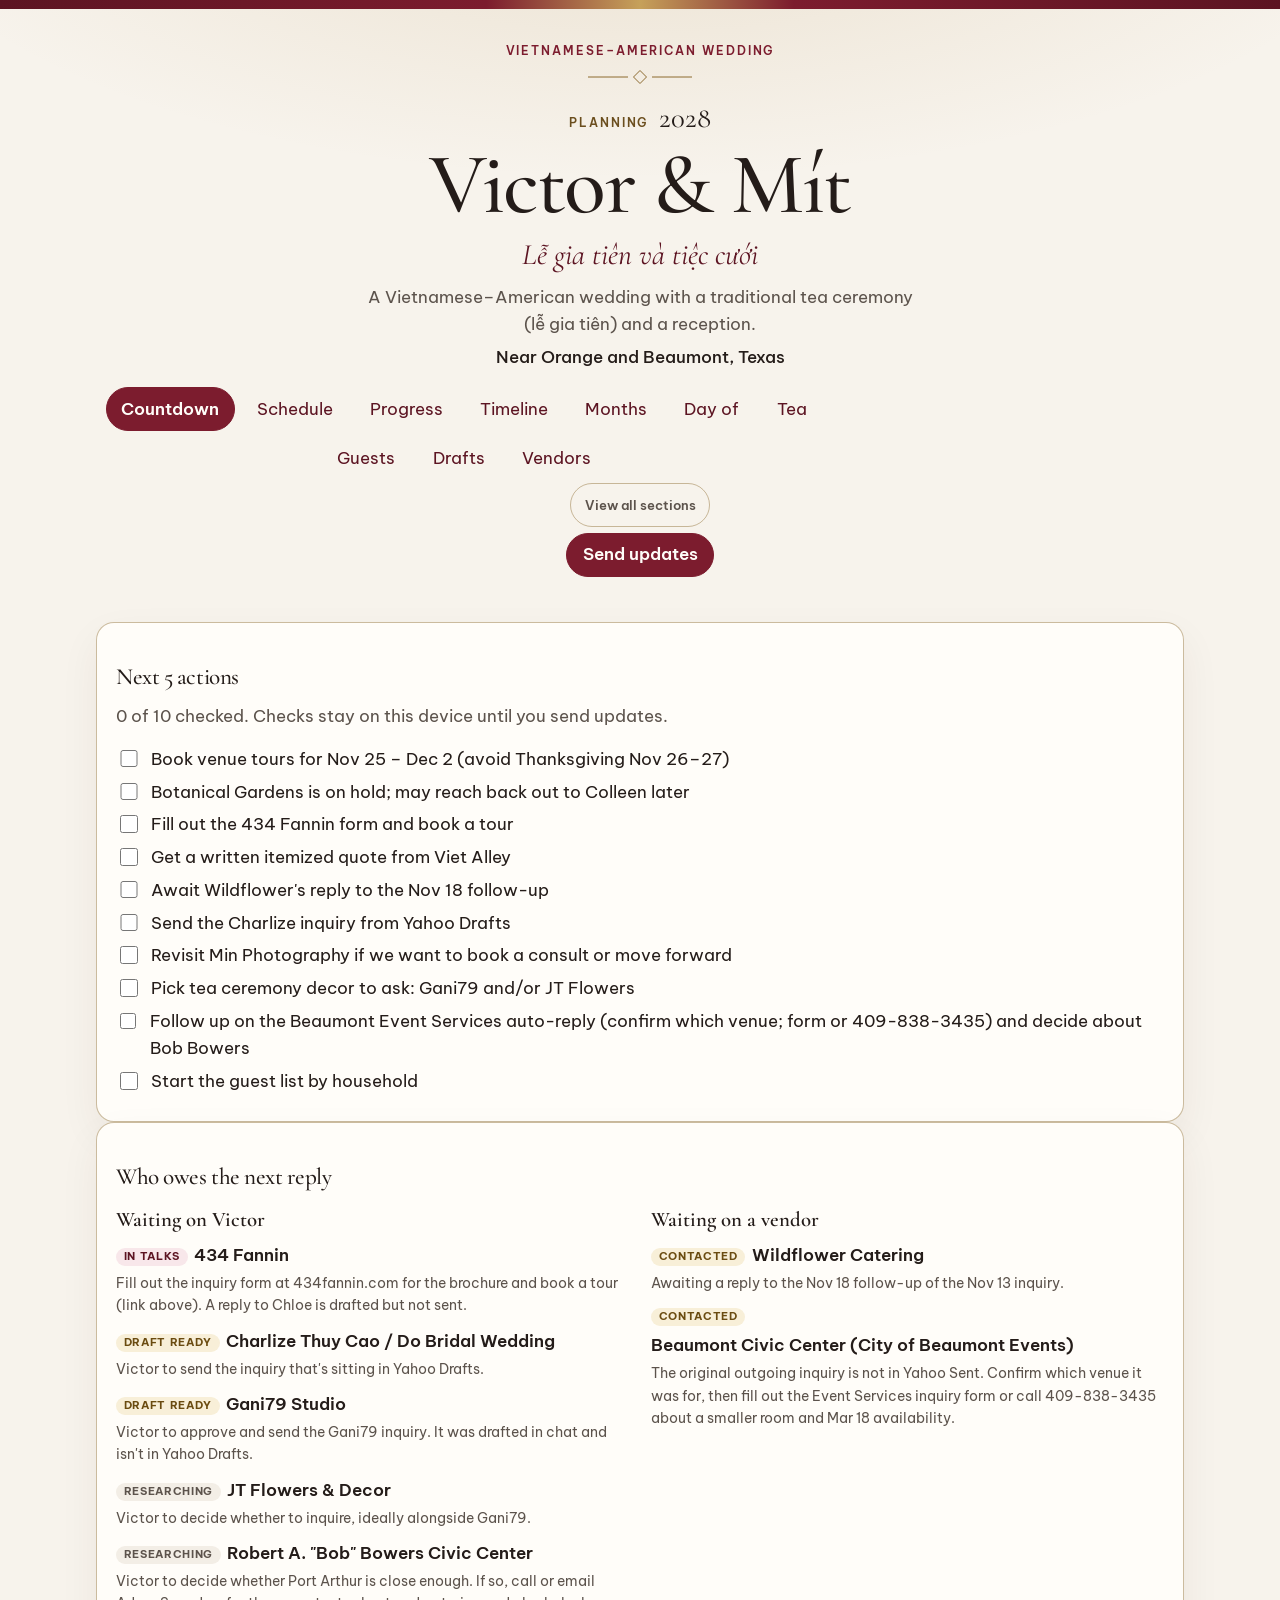
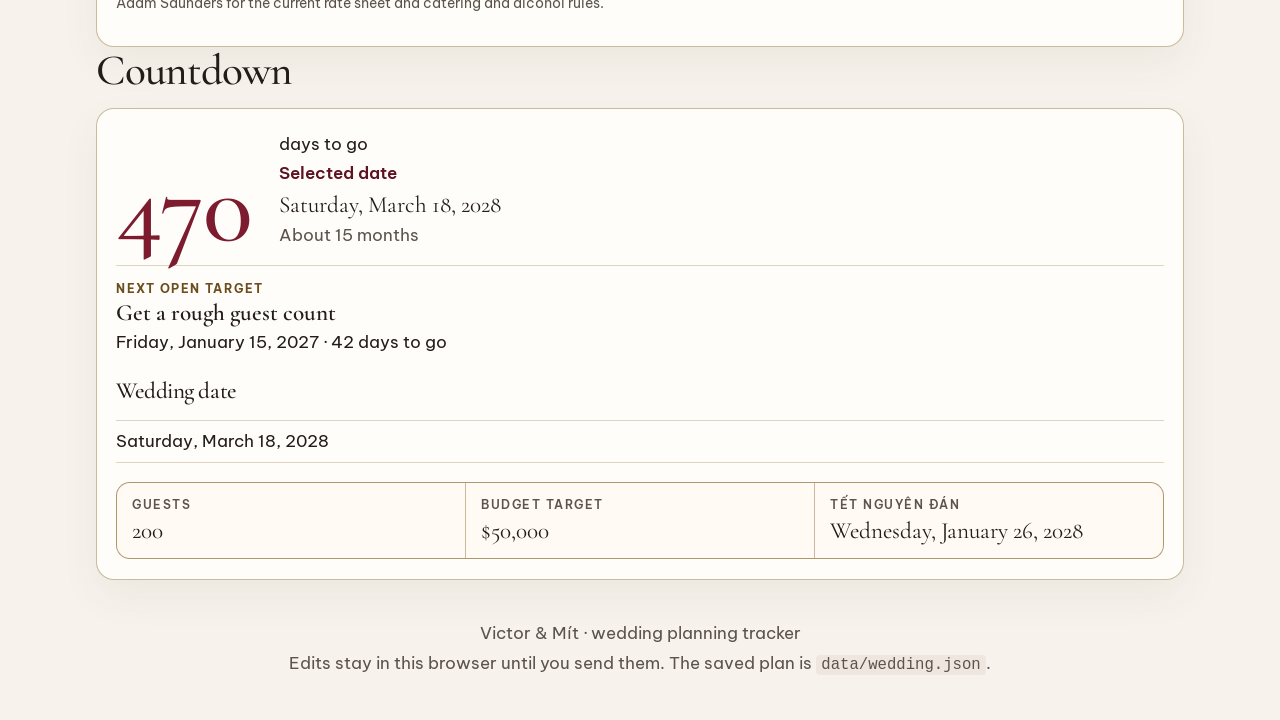
<file: index.html>
<!DOCTYPE html>
<html lang="en">
<head>
  <meta charset="utf-8">
  <meta name="viewport" content="width=device-width, initial-scale=1">
  <title>Victor &amp; Mít · Wedding plans</title>
  <meta name="description" content="Planning tracker for a Vietnamese–American wedding: a tea ceremony (lễ gia tiên) and a reception near Orange and Beaumont, Texas.">
  <meta name="theme-color" content="#7C1C2E">
  <link rel="icon" href="favicon.svg" type="image/svg+xml">
  <link rel="preconnect" href="https://fonts.googleapis.com">
  <link rel="preconnect" href="https://fonts.gstatic.com" crossorigin>
  <link href="https://fonts.googleapis.com/css2?family=Be+Vietnam+Pro:ital,wght@0,400;0,500;0,600;0,700;1,400&family=Cormorant+Garamond:ital,wght@0,500;0,600;1,500;1,600&display=swap" rel="stylesheet">
  <link rel="stylesheet" href="styles.css">
</head>
<body>
  <a class="skip-link" href="#content">Skip to content</a>
  <header class="site-header">
    <div class="wrap">
      <p class="eyebrow">Vietnamese–American wedding</p>
      <div class="ornament" aria-hidden="true">
        <svg viewBox="0 0 120 16" width="120" height="16">
          <path d="M8 8h40M72 8h40" stroke="currentColor" stroke-width="1"/>
          <path d="M60 1.5 66.5 8 60 14.5 53.5 8Z" fill="none" stroke="currentColor" stroke-width="1"/>
        </svg>
      </div>
      <p class="plan-year"><span class="plan-kicker">Planning</span> <span id="plan-year">2028</span></p>
      <h1 id="couple-name">Victor &amp; Mít</h1>
      <p class="vi-line" id="vi-line" lang="vi">Lễ gia tiên và tiệc cưới</p>
      <p class="celebration" id="celebration">A Vietnamese–American wedding with a traditional tea ceremony (lễ gia tiên) and a reception.</p>
      <p class="place" id="place">Near Orange and Beaumont, Texas</p>
      <nav class="toc" aria-label="Sections">
        <a href="#overview">Countdown</a>
        <a href="#schedule">Schedule</a>
        <a href="#progress">Progress</a>
        <a href="#timeline">Timeline</a>
        <a href="#months">Months</a>
        <a href="#dayof">Day of</a>
        <a href="#ceremony">Tea</a>
        <a href="#guests">Guests</a>
        <a href="#outreach">Drafts</a>
        <a href="#vendors">Vendors</a>
      </nav>
      <p class="view-all-row">
        <button type="button" id="view-all" class="view-all">View all sections</button>
      </p>
      <div id="mount-send" class="send-row"></div>
    </div>
  </header>

  <main class="wrap" id="content" tabindex="-1">
    <noscript>
      <style>#how[hidden] { display: block !important; }</style>
      <p class="banner">JavaScript is off, so this page cannot read <code>data/wedding.json</code>. Turn it on, or edit that file directly. The names above are the copy baked into this HTML; the checklist itself lives in the JSON file.</p>
    </noscript>
    <p id="app-status" class="banner" role="status">Loading the plan from <code>data/wedding.json</code>…</p>
    <div id="warnings"></div>
    <div id="mount-overview" class="section-mount"></div>
    <div id="mount-schedule" class="section-mount"></div>
    <div id="mount-progress" class="section-mount"></div>
    <div id="mount-timeline" class="section-mount"></div>
    <div id="mount-months" class="section-mount"></div>
    <div id="mount-dayof" class="section-mount"></div>
    <div id="mount-ceremony" class="section-mount"></div>
    <div id="mount-guests" class="section-mount"></div>
    <div id="mount-outreach" class="section-mount"></div>
    <div id="mount-vendors" class="section-mount"></div>

    <section class="section panel how-to" id="how" hidden aria-labelledby="how-heading">
      <h2 id="how-heading">How status is saved</h2>
      <p>The saved plan is <code>data/wedding.json</code> on the <code>main</code> branch. Edits you make on this page stay in this browser until you send them.</p>
      <p><strong>Send updates</strong> opens a GitHub issue with a summary and a JSON block. An assistant merges that JSON into the file, then you choose <strong>Reset local edits</strong>. The format is in <a href="docs/UPDATES.md">docs/UPDATES.md</a>.</p>
      <p>Field-by-field instructions, including how to turn on GitHub Pages, are in the <a href="https://github.com/victorv83/Wedding-Planner/blob/main/README.md">README on GitHub</a>.</p>
    </section>
  </main>

  <footer class="site-footer">
    <div class="wrap">
      <p id="footer-line">Victor &amp; Mít · wedding planning tracker</p>
      <p>Edits stay in this browser until you send them. The saved plan is <code>data/wedding.json</code>.</p>
    </div>
  </footer>

  <div id="dialog-root"></div>
  <script type="module" src="app.js"></script>
</body>
</html>
</file>
<file: styles.css>
:root {
  color-scheme: light;
  --ivory: #f7f3ec;
  --paper: #fffdf9;
  --ink: #241c19;
  --ink-soft: #5c534c;
  --lacquer: #7c1c2e;
  --lacquer-deep: #5c1422;
  --gold: #8c6a2f;
  --gold-text: #6b4e1e;
  --gold-line: rgba(140, 106, 47, 0.45);
  --done: #1d5c45;
  --done-bg: #e7f3ee;
  --progress: #6a4b10;
  --progress-bg: #f8efd8;
  --todo-bg: #f3eee6;
  --overdue-bg: #fbecee;
  --shadow: 0 16px 40px rgba(70, 32, 24, 0.06);
  --serif: "Cormorant Garamond", "Palatino Linotype", Palatino, "Times New Roman", serif;
  --sans: "Be Vietnam Pro", "Noto Sans", "Segoe UI", sans-serif;
  --mono: ui-monospace, "SFMono-Regular", Menlo, Consolas, monospace;
}

*,
*::before,
*::after {
  box-sizing: border-box;
}

html {
  scroll-behavior: smooth;
}

body {
  margin: 0;
  background:
    radial-gradient(ellipse 80rem 32rem at 50% -8rem, rgba(176, 137, 72, 0.18), transparent 60%),
    var(--ivory);
  color: var(--ink);
  font-family: var(--sans);
  font-size: 1.0625rem;
  line-height: 1.6;
}

body::before {
  content: "";
  display: block;
  height: 0.55rem;
  background: linear-gradient(90deg, #5c1422, #7c1c2e 38%, #c6a15a 50%, #7c1c2e 62%, #5c1422);
}

img,
svg {
  max-width: 100%;
}

:focus-visible {
  outline: 3px solid var(--ink);
  outline-offset: 3px;
  box-shadow: 0 0 0 6px var(--paper);
}

::selection {
  background: #f0d5c8;
  color: var(--ink);
}

.skip-link {
  position: absolute;
  left: 0.75rem;
  top: -4rem;
  z-index: 5;
  background: var(--paper);
  color: var(--ink);
  padding: 0.55rem 0.85rem;
  border-radius: 8px;
  border: 1px solid var(--gold-line);
}

.skip-link:focus {
  top: 0.75rem;
}

.wrap {
  width: min(68rem, calc(100% - 2rem));
  margin-inline: auto;
}

.site-header {
  text-align: center;
  padding: 2rem 0 0.5rem;
}

.eyebrow,
.plan-kicker,
.kicker,
.section-label {
  letter-spacing: 0.16em;
  text-transform: uppercase;
  font-size: 0.75rem;
  font-weight: 600;
}

.eyebrow {
  margin: 0;
  color: var(--lacquer);
}

.ornament {
  color: var(--gold);
  margin: 0.35rem 0 0.15rem;
}

.plan-year {
  margin: 0;
  font-family: var(--serif);
  font-size: 1.35rem;
  color: var(--ink-soft);
}

.plan-kicker {
  font-family: var(--sans);
  color: var(--gold-text);
  margin-right: 0.35rem;
}

#plan-year {
  font-size: 1.8rem;
  color: var(--ink);
}

h1,
h2,
h3,
.percent,
.days-number {
  font-family: var(--serif);
  font-weight: 500;
  letter-spacing: -0.02em;
}

h1 {
  margin: 0.15rem 0 0.2rem;
  font-size: clamp(3rem, 8vw, 5.4rem);
  line-height: 0.95;
  overflow-wrap: break-word;
}

.vi-line {
  margin: 0.35rem 0 0;
  font-family: var(--serif);
  font-style: italic;
  font-size: clamp(1.35rem, 3vw, 1.85rem);
  color: var(--lacquer-deep);
}

.celebration,
.place {
  margin: 0.35rem auto 0;
  max-width: 40rem;
  text-wrap: pretty;
}

.celebration {
  color: var(--ink-soft);
}

.place {
  font-weight: 500;
}

.toc {
  display: flex;
  flex-wrap: wrap;
  justify-content: center;
  gap: 0.35rem 0.4rem;
  margin: 1rem 0 0;
}

.toc a {
  display: inline-flex;
  align-items: center;
  justify-content: center;
  min-height: 44px;
  padding: 0.35rem 0.9rem;
  border: 1px solid transparent;
  border-radius: 999px;
  color: var(--lacquer-deep);
  text-decoration: none;
}

.toc a:hover {
  color: var(--lacquer);
  background: rgba(124, 28, 46, 0.06);
}

.toc a[aria-current="page"] {
  background: var(--lacquer);
  color: var(--paper);
  border-color: var(--lacquer);
  font-weight: 600;
}

.toc a[aria-current="page"]:hover {
  background: var(--lacquer-deep);
  color: var(--paper);
}

.view-all-row {
  margin: 0.15rem 0 0.35rem;
}

.view-all {
  min-height: 44px;
  padding: 0.15rem 0.85rem;
  font-size: 0.82rem;
  font-weight: 600;
  color: var(--ink-soft);
  background: transparent;
  border-color: var(--gold-line);
}

.view-all:hover {
  color: var(--lacquer);
  background: transparent;
  border-color: var(--lacquer);
}

.view-all[aria-current="page"],
.view-all[aria-current="page"]:hover {
  color: var(--paper);
  background: var(--lacquer);
  border-color: var(--lacquer);
}

#content {
  scroll-margin-top: 0.75rem;
}

#content:focus {
  outline: none;
}

#content:focus-visible {
  outline: 3px solid var(--gold);
  outline-offset: 3px;
}

.section {
  margin: 1.75rem 0;
  scroll-margin-top: 0.75rem;
}

h2 {
  margin: 0 0 0.85rem;
  font-size: clamp(2rem, 4vw, 2.7rem);
  line-height: 1.1;
}

h3 {
  margin: 0;
  font-size: 1.7rem;
  line-height: 1.2;
}

.panel {
  background: var(--paper);
  border: 1px solid var(--gold-line);
  border-radius: 18px;
  box-shadow: var(--shadow);
  padding: 1.2rem 1.2rem 1.25rem;
}

.banner,
.warning,
.preview-callout {
  background: var(--progress-bg);
  border: 1px solid var(--gold-line);
  border-radius: 12px;
  padding: 0.85rem 1rem;
}

.warning {
  margin-top: 1rem;
}

.warning ul {
  margin: 0.35rem 0 0;
  padding-left: 1.2rem;
}

.overview-grid {
  display: grid;
  grid-template-columns: auto minmax(0, 1fr);
  gap: 0.5rem 1.75rem;
  align-items: end;
}

.days-number {
  margin: 0;
  font-size: clamp(4.4rem, 12vw, 6.5rem);
  line-height: 0.8;
  color: var(--lacquer);
}

.days-unit,
.countdown-label {
  margin: 0.15rem 0 0;
}

.countdown-label {
  font-weight: 600;
  color: var(--lacquer-deep);
}

.countdown-date {
  margin: 0.2rem 0 0;
  font-family: var(--serif);
  font-size: 1.45rem;
  line-height: 1.25;
}

.rough {
  margin: 0.15rem 0 0;
  color: var(--ink-soft);
}

.date-list {
  list-style: none;
  margin: 0.85rem 0 0;
  padding: 0;
}

.date-list li {
  display: flex;
  justify-content: space-between;
  align-items: baseline;
  gap: 0.75rem;
  padding: 0.45rem 0;
  border-top: 1px solid rgba(140, 106, 47, 0.28);
}

.date-list li:last-child {
  border-bottom: 1px solid rgba(140, 106, 47, 0.28);
}

.facts {
  display: grid;
  grid-template-columns: repeat(auto-fit, minmax(12rem, 1fr));
  gap: 1px;
  margin: 1.15rem 0 0;
  background: var(--gold-line);
  border: 1px solid var(--gold-line);
  border-radius: 14px;
  overflow: hidden;
}

.facts div {
  background: #fffaf3;
  padding: 0.8rem 0.95rem;
}

.facts dt {
  margin: 0;
  color: var(--ink-soft);
  font-size: 0.78rem;
  font-weight: 600;
  letter-spacing: 0.12em;
  text-transform: uppercase;
}

.facts dd {
  margin: 0.15rem 0 0;
  font-family: var(--serif);
  font-size: 1.45rem;
  line-height: 1.2;
}

.progress-hero {
  display: grid;
  grid-template-columns: auto minmax(0, 1fr);
  gap: 0.75rem 1.5rem;
  align-items: center;
}

.percent {
  margin: 0;
  font-size: clamp(4rem, 8vw, 5.4rem);
  line-height: 0.85;
  color: var(--lacquer);
}

.percent span {
  font-size: 0.48em;
}

.source,
.fraction,
.hint,
.phase-summary,
.vendor-line,
.file-status,
.scroll-hint,
.how-to p,
.site-footer p {
  color: var(--ink-soft);
}

.source,
.fraction {
  margin: 0;
}

.source {
  margin-bottom: 0.45rem;
}

.fraction {
  margin-top: 0.45rem;
}

.bar {
  height: 0.7rem;
  background: rgba(124, 28, 46, 0.16);
  box-shadow: inset 0 0 0 1px rgba(124, 28, 46, 0.08);
  border-radius: 999px;
  overflow: hidden;
}

.bar > span {
  display: block;
  height: 100%;
  width: 0;
  background: linear-gradient(90deg, var(--lacquer), #c6a15a);
  border-radius: inherit;
}

.subhead {
  margin: 1.35rem 0 0.7rem;
  font-size: 1.45rem;
}

.meter-grid {
  display: grid;
  grid-template-columns: repeat(auto-fit, minmax(18rem, 1fr));
  gap: 0.75rem;
}

.meter {
  background: #fffaf3;
  border: 1px solid rgba(140, 106, 47, 0.28);
  border-radius: 12px;
  padding: 0.75rem 0.8rem 0.85rem;
}

.meter-label {
  display: flex;
  justify-content: space-between;
  align-items: baseline;
  gap: 0.75rem;
  margin-bottom: 0.45rem;
  font-weight: 600;
}

.meter-label span:first-child {
  letter-spacing: 0;
  text-transform: none;
  font-size: 1rem;
  line-height: 1.3;
  text-wrap: balance;
}

.meter-label span:last-child {
  flex: none;
  color: var(--ink-soft);
  font-weight: 600;
  font-size: 0.85rem;
  letter-spacing: 0;
  text-transform: none;
  white-space: nowrap;
}

.preview-callout {
  display: flex;
  flex-wrap: wrap;
  justify-content: space-between;
  align-items: center;
  gap: 0.75rem 1rem;
  margin-top: 1.15rem;
}

.preview-callout p {
  margin: 0;
  max-width: 42rem;
}

.filters {
  display: flex;
  flex-wrap: wrap;
  gap: 0.75rem 1rem;
  align-items: end;
  margin: 0.25rem 0 0.5rem;
}

.filter {
  display: flex;
  flex-direction: column;
  gap: 0.25rem;
  font-size: 0.85rem;
  font-weight: 600;
  min-width: min(100%, 14rem);
}

select,
button {
  font: inherit;
  color: var(--ink);
  background: var(--paper);
  border: 1px solid rgba(36, 28, 25, 0.22);
  border-radius: 10px;
  min-height: 44px;
}

select {
  padding: 0.4rem 0.65rem;
}

button {
  cursor: pointer;
  border-radius: 999px;
  border-color: var(--gold-line);
  padding: 0.4rem 0.95rem;
}

button:hover {
  background: var(--progress-bg);
}

.hint {
  margin: 0 0 1rem;
}

.showing {
  margin: 0 0 0.8rem;
  font-weight: 600;
}

.empty {
  margin: 0;
  padding: 1rem 0 0.25rem;
}

.timeline {
  display: flex;
  flex-direction: column;
  gap: 1.5rem;
}

.phase {
  position: relative;
  margin-left: 0.35rem;
  padding-left: 1.15rem;
  border-left: 1px solid var(--gold-line);
}

.phase::before {
  content: "";
  position: absolute;
  left: -0.42rem;
  top: 0.35rem;
  width: 0.7rem;
  height: 0.7rem;
  border-radius: 50%;
  background: var(--lacquer);
  box-shadow: 0 0 0 4px var(--ivory);
}

.phase-head {
  display: flex;
  flex-wrap: wrap;
  justify-content: space-between;
  gap: 0.35rem 1rem;
  align-items: baseline;
}

.phase-count {
  margin: 0;
  color: var(--ink-soft);
  font-size: 0.92rem;
  font-weight: 600;
}

.phase-summary {
  margin: 0.2rem 0 0.75rem;
}

.phase-tasks {
  display: flex;
  flex-direction: column;
  gap: 0.75rem;
}

.task {
  background: var(--paper);
  border: 1px solid rgba(36, 28, 25, 0.08);
  border-left: 4px solid rgba(36, 28, 25, 0.18);
  border-radius: 16px;
  box-shadow: 0 10px 28px rgba(70, 32, 24, 0.04);
  padding: 0.95rem 1rem 1rem;
}

.task.is-progress {
  border-left-color: var(--gold);
}

.task.is-done {
  border-left-color: var(--done);
}

.task.is-overdue {
  border-left-color: var(--lacquer);
  background: linear-gradient(180deg, var(--overdue-bg), var(--paper) 2.8rem);
}

.task-top {
  display: flex;
  flex-wrap: wrap;
  justify-content: space-between;
  gap: 0.45rem 0.8rem;
  align-items: start;
}

.kicker {
  margin: 0 0 0.1rem;
  color: var(--gold-text);
}

.task h4 {
  margin: 0;
  font-family: var(--serif);
  font-size: 1.55rem;
  font-weight: 600;
  line-height: 1.2;
  letter-spacing: 0;
}

.badges {
  display: flex;
  flex-wrap: wrap;
  gap: 0.35rem;
  justify-content: flex-end;
}

.badge {
  display: inline-flex;
  align-items: center;
  min-height: 1.7rem;
  padding: 0.1rem 0.55rem;
  border-radius: 999px;
  font-size: 0.72rem;
  font-weight: 700;
  letter-spacing: 0.06em;
  text-transform: uppercase;
  background: var(--todo-bg);
  color: #3f3832;
}

.badge-progress {
  background: var(--progress-bg);
  color: var(--progress);
}

.badge-done {
  background: var(--done-bg);
  color: var(--done);
}

.badge-overdue {
  background: var(--overdue-bg);
  color: var(--lacquer-deep);
}

.badge-preview {
  background: transparent;
  color: var(--gold-text);
  border: 1px solid var(--gold);
}

.due,
.notes,
.vendor-line,
.file-status {
  margin: 0.45rem 0 0;
}

.notes {
  white-space: pre-wrap;
}

.check-label {
  display: flex;
  align-items: flex-start;
  gap: 0.65rem;
  margin-top: 0.85rem;
  font-size: 0.95rem;
  font-weight: 600;
}

.check-label input {
  width: 1.15rem;
  height: 1.15rem;
  margin-top: 0.2rem;
  accent-color: var(--lacquer);
}

.section-head {
  display: flex;
  flex-wrap: wrap;
  justify-content: space-between;
  align-items: end;
  gap: 0.65rem 1rem;
  margin-bottom: 0.85rem;
}

.section-head h2 {
  margin: 0;
}

.section-actions,
.send-row,
.form-actions,
.dialog-actions,
.task-actions {
  display: flex;
  flex-wrap: wrap;
  gap: 0.5rem;
  align-items: center;
}

.send-row {
  justify-content: center;
  margin: 0.15rem 0 0.55rem;
}

button.primary {
  background: var(--lacquer);
  color: var(--paper);
  border-color: var(--lacquer);
  font-weight: 600;
}

button.primary:hover {
  background: var(--lacquer-deep);
  color: var(--paper);
}

button.danger {
  color: var(--lacquer-deep);
}

button.text-button {
  background: transparent;
  border-color: transparent;
}

.icon-button {
  display: inline-flex;
  align-items: center;
  gap: 0.4rem;
}

.icon-button svg {
  display: block;
}

.task-tools {
  display: flex;
  flex-direction: column;
  align-items: flex-end;
  gap: 0.45rem;
}

.task h4 {
  overflow-wrap: anywhere;
}

.badge-booked {
  background: var(--progress-bg);
  color: var(--gold-text);
  box-shadow: inset 0 0 0 1px var(--gold);
}

.badge-unsent {
  background: transparent;
  color: var(--gold-text);
  border: 1px dashed var(--gold);
  letter-spacing: 0.08em;
}

.due-count {
  display: inline-block;
  margin-left: 0.45rem;
  color: var(--ink-soft);
  font-weight: 500;
}

.task.is-overdue .due-count {
  color: var(--lacquer-deep);
  font-weight: 600;
}

.details {
  display: grid;
  grid-template-columns: 7.75rem minmax(0, 1fr);
  gap: 0.28rem 0.8rem;
  margin: 0.8rem 0 0;
  padding-top: 0.75rem;
  border-top: 1px solid rgba(140, 106, 47, 0.28);
}

.details dt {
  margin: 0;
  color: var(--gold-text);
  font-size: 0.72rem;
  font-weight: 700;
  letter-spacing: 0.08em;
  text-transform: uppercase;
}

.details dd {
  margin: 0;
  overflow-wrap: anywhere;
}

.hint.tight {
  margin: 0.35rem 0 0;
  font-size: 0.92rem;
}

.next-target {
  display: grid;
  gap: 0.1rem;
  margin: 1rem 0 0;
  padding-top: 0.85rem;
  border-top: 1px solid rgba(140, 106, 47, 0.28);
}

.next-kicker {
  color: var(--gold-text);
  font-size: 0.72rem;
  font-weight: 700;
  letter-spacing: 0.12em;
  text-transform: uppercase;
}

.next-target strong {
  font-family: var(--serif);
  font-size: 1.45rem;
  font-weight: 600;
  line-height: 1.2;
}

.deleted-list {
  margin: 0 0 1rem;
  color: var(--ink-soft);
}

.deleted-list p,
.deleted-list ul {
  margin: 0;
}

.deleted-list ul {
  list-style: none;
  padding: 0;
}

.deleted-list li {
  display: flex;
  flex-wrap: wrap;
  align-items: center;
  gap: 0.35rem 0.6rem;
  margin-top: 0.35rem;
}

.task-form {
  display: grid;
  gap: 0.8rem;
}

.editor-heading {
  margin: 0;
  font-size: 1.7rem;
}

.task-form fieldset {
  border: 0;
  margin: 0;
  padding: 0;
  min-inline-size: 0;
}

.task-form legend {
  padding: 0;
  margin-bottom: 0.35rem;
  font-size: 0.85rem;
  font-weight: 600;
}

.field {
  display: flex;
  flex-direction: column;
  gap: 0.28rem;
  min-width: 0;
  font-size: 0.85rem;
  font-weight: 600;
}

.field-row {
  display: grid;
  grid-template-columns: repeat(2, minmax(0, 1fr));
  gap: 0.75rem;
}

.combo {
  display: block;
  min-width: 0;
}

.field input,
.field textarea,
.field select,
.precision-panel input {
  width: 100%;
  padding: 0.45rem 0.65rem;
  border: 1px solid rgba(36, 28, 25, 0.22);
  border-radius: 10px;
  background: #fffaf3;
  font: inherit;
  font-weight: 500;
}

.field textarea {
  min-height: 7.5rem;
  resize: vertical;
  line-height: 1.5;
}

.choice-row {
  display: flex;
  flex-wrap: wrap;
  gap: 0.2rem 0.85rem;
}

.choice {
  display: flex;
  align-items: center;
  gap: 0.5rem;
  min-height: 44px;
  font-weight: 600;
}

.choice input {
  width: 1.1rem;
  height: 1.1rem;
  accent-color: var(--lacquer);
}

.precision-panel {
  margin-top: 0.15rem;
}

.vendor-fields {
  display: grid;
  gap: 0.75rem;
  padding: 0.85rem;
  border: 1px solid rgba(140, 106, 47, 0.28);
  border-radius: 14px;
  background: #fffaf3;
}

.editor-note,
.privacy-note {
  margin: 0;
  color: var(--ink-soft);
  font-size: 0.88rem;
  font-weight: 500;
}

.form-errors {
  margin: 0;
  padding: 0.7rem 0.85rem;
  border-radius: 12px;
  background: var(--overdue-bg);
  color: var(--lacquer-deep);
}

.form-errors ul {
  margin: 0.3rem 0 0;
  padding-left: 1.15rem;
}

.vendor-cell,
.deposit-note,
.vendor-meta {
  display: block;
}

.deposit-note,
.vendor-meta {
  color: var(--ink-soft);
  font-size: 0.82rem;
  font-weight: 500;
}

.dialog-backdrop {
  position: fixed;
  inset: 0;
  z-index: 30;
  display: flex;
  align-items: center;
  justify-content: center;
  padding: 0.75rem;
  background: rgba(36, 28, 25, 0.46);
}

.dialog {
  width: min(42rem, 100%);
  max-height: min(92vh, 48rem);
  overflow: auto;
  padding: 1.05rem 1.05rem 1.15rem;
  border: 1px solid var(--gold-line);
  border-radius: 18px;
  background: var(--paper);
  box-shadow: var(--shadow);
}

.dialog-head {
  display: flex;
  justify-content: space-between;
  align-items: start;
  gap: 0.75rem;
}

.dialog-head h2 {
  margin: 0;
  font-size: clamp(1.7rem, 4vw, 2.2rem);
}

.dialog-lede,
.dialog-notice {
  margin: 0.7rem 0 0;
}

.dialog-notice {
  font-weight: 600;
}

.inline-warning {
  margin-top: 0.75rem;
}

.issue-body {
  margin: 0.85rem 0;
  padding: 0.8rem 0.9rem;
  overflow: visible;
  border: 1px solid var(--gold-line);
  border-radius: 12px;
  background: var(--ivory);
  color: var(--ink);
  font-family: var(--mono);
  font-size: 0.78rem;
  line-height: 1.45;
  white-space: pre-wrap;
  word-break: break-word;
}

body.dialog-open {
  overflow: hidden;
}

.table-scroll {
  overflow-x: auto;
  border: 1px solid var(--gold-line);
  border-radius: 16px;
  background: var(--paper);
  box-shadow: var(--shadow);
}

table {
  width: 100%;
  border-collapse: collapse;
  min-width: 40rem;
}

caption {
  caption-side: bottom;
  text-align: left;
  padding: 0.75rem 1rem 0.9rem;
  color: var(--ink-soft);
}

th,
td {
  text-align: left;
  vertical-align: top;
  padding: 0.8rem 1rem;
  border-bottom: 1px solid rgba(36, 28, 25, 0.08);
}

th {
  font-size: 0.75rem;
  letter-spacing: 0.08em;
  text-transform: uppercase;
  color: var(--ink-soft);
  font-weight: 700;
}

td.num,
th.num {
  text-align: right;
  white-space: nowrap;
}

tbody tr:last-child td,
tbody tr:last-child th {
  border-bottom: 0;
}

tfoot th,
tfoot td {
  background: #fffaf3;
  border-bottom: 0;
  border-top: 1px solid var(--gold-line);
}

.how-to h2 {
  margin-bottom: 0.4rem;
}

.how-to p {
  margin: 0.45rem 0 0;
  color: var(--ink);
}

a {
  color: var(--lacquer-deep);
  text-underline-offset: 0.15em;
}

a:hover {
  color: var(--lacquer);
}

code {
  font-family: var(--mono);
  font-size: 0.92em;
  background: rgba(124, 28, 46, 0.06);
  padding: 0.05em 0.32em;
  border-radius: 4px;
}

.keep {
  white-space: nowrap;
}

td.vendor {
  white-space: normal;
}

tfoot th {
  text-transform: none;
  letter-spacing: 0;
  font-size: 1rem;
  color: var(--ink);
}

.site-footer {
  padding: 0.5rem 0 2.5rem;
  text-align: center;
}

.site-footer p {
  margin: 0.2rem 0;
}

.sr-only {
  position: absolute;
  width: 1px;
  height: 1px;
  padding: 0;
  margin: -1px;
  overflow: hidden;
  clip: rect(0, 0, 0, 0);
  white-space: nowrap;
  border: 0;
}

.subhead {
  margin-top: 1.35rem;
}

.party-panel {
  margin-top: 1.6rem;
}

.party-facts {
  display: flex;
  flex-wrap: wrap;
  gap: 0.5rem 1.6rem;
  margin: 0 0 0.6rem;
}

.party-facts div {
  min-width: 7rem;
}

.party-facts dt {
  font-size: 0.72rem;
  font-weight: 700;
  letter-spacing: 0.08em;
  text-transform: uppercase;
  color: var(--ink-soft);
}

.party-facts dd {
  margin: 0;
  font-family: var(--serif);
  font-size: 1.6rem;
  line-height: 1.1;
  color: var(--lacquer);
}

.party-panel p,
.target-panel p,
.plan-block > .hint {
  margin: 0.45rem 0 0;
}

.target-panel,
.plan-block {
  margin-top: 1rem;
}

.budget-table {
  min-width: 52rem;
}

.budget-table td.basis {
  font-size: 0.88rem;
  color: var(--ink-soft);
  min-width: 16rem;
}

.budget-table .group-row th {
  background: #fbf5ea;
  font-family: var(--serif);
  font-size: 1.25rem;
  letter-spacing: 0;
  text-transform: none;
  color: var(--lacquer-deep);
}

.budget-table .subtotal-row td,
.budget-table .over-row td {
  background: #fffaf3;
}

.over-row td:first-child {
  box-shadow: inset 3px 0 0 var(--lacquer);
}

.line-note,
.sources,
.per-guest {
  display: block;
  margin-top: 0.25rem;
  font-size: 0.82rem;
  color: var(--ink-soft);
}

.over-flag {
  color: var(--lacquer-deep);
  font-weight: 700;
}

.under-flag {
  color: var(--done);
  font-weight: 700;
}

.pill {
  display: inline-block;
  margin: 0 0.2rem 0.2rem 0;
  padding: 0.05rem 0.45rem;
  border-radius: 999px;
  font-size: 0.66rem;
  font-weight: 700;
  letter-spacing: 0.04em;
  text-transform: uppercase;
  vertical-align: 0.1em;
  white-space: nowrap;
}

.pill-listed {
  background: var(--done-bg);
  color: var(--done);
}

.pill-estimate,
.pill-quote,
.pill-unknown {
  background: var(--progress-bg);
  color: var(--progress);
}

.pill-yes,
.pill-bartender,
.pill-approved {
  background: var(--done-bg);
  color: var(--done);
}

.pill-no {
  background: var(--overdue-bg);
  color: var(--lacquer-deep);
}

.pill-over {
  background: var(--overdue-bg);
  color: var(--lacquer-deep);
}

.policy-badges {
  display: flex;
  flex-wrap: wrap;
  gap: 0.3rem;
}

.shortlist-group {
  margin: 0.6rem 0;
  background: var(--paper);
  border: 1px solid var(--gold-line);
  border-radius: 14px;
  box-shadow: var(--shadow);
}

.shortlist-group > summary {
  display: flex;
  justify-content: space-between;
  align-items: center;
  gap: 1rem;
  padding: 0.8rem 1rem;
  cursor: pointer;
  font-family: var(--serif);
  font-size: 1.35rem;
  font-weight: 600;
}

.shortlist-group > summary .count {
  font-family: var(--sans);
  font-size: 0.8rem;
  font-weight: 700;
  color: var(--ink-soft);
}

.shortlist {
  list-style: none;
  margin: 0;
  padding: 0 1rem 0.9rem;
  display: grid;
  grid-template-columns: repeat(auto-fill, minmax(17rem, 1fr));
  gap: 0.75rem;
}

.vendor-card {
  border-top: 1px solid rgba(36, 28, 25, 0.08);
  padding-top: 0.7rem;
}

.vendor-card p {
  margin: 0 0 0.35rem;
}

.vendor-card .vendor-name {
  font-weight: 700;
}

.vendor-base {
  display: block;
  font-weight: 400;
  font-size: 0.82rem;
  color: var(--ink-soft);
}

.vendor-caveat {
  color: var(--lacquer-deep);
}

.guide-fold {
  margin: 0.75rem 0;
  background: var(--paper);
  border: 1px solid var(--gold-line);
  border-radius: 14px;
  box-shadow: var(--shadow);
}

.guide-fold > summary,
.quote-fold > summary,
.shortlist-group > summary {
  cursor: pointer;
}

.guide-fold > summary {
  padding: 0.85rem 1rem;
  font-family: var(--serif);
  font-size: 1.35rem;
  font-weight: 600;
}

.next-actions .action-list {
  list-style: none;
  margin: 0;
  padding: 0;
}

.next-actions .action-list li {
  margin: 0.35rem 0;
}

.next-actions label {
  display: flex;
  gap: 0.65rem;
  align-items: flex-start;
  cursor: pointer;
}

.next-actions input {
  margin-top: 0.25rem;
  width: 1.1rem;
  height: 1.1rem;
  accent-color: var(--lacquer);
}

.scenario-grid {
  display: grid;
  grid-template-columns: repeat(2, minmax(0, 1fr));
  gap: 0.75rem;
  margin: 1rem 0;
  border: 0;
  padding: 0;
}

.scenario-grid legend {
  font-family: var(--serif);
  font-size: 1.45rem;
  font-weight: 600;
  margin-bottom: 0.35rem;
}

.scenario-grid > .hint {
  grid-column: 1 / -1;
}

.scenario {
  background: var(--paper);
  border: 1px solid var(--gold-line);
  border-radius: 14px;
  padding: 0.85rem 1rem;
}

.scenario-selected {
  border-color: var(--lacquer);
  box-shadow: inset 0 0 0 1px var(--lacquer);
}

.scenario label {
  display: flex;
  gap: 0.55rem;
  align-items: center;
  font-weight: 700;
}

.quote-fold {
  margin-top: 0.6rem;
}

.quote-form {
  display: grid;
  gap: 0.55rem;
  margin-top: 0.6rem;
}

.quote-form .field {
  display: grid;
  gap: 0.2rem;
}

.guide-fold-body {
  padding: 0 1rem 1rem;
}

.guide-list {
  margin: 0.4rem 0 0;
  padding-left: 1.2rem;
}

.guide-list li + li,
.run-list li + li {
  margin-top: 0.45rem;
}

.gallery {
  display: grid;
  grid-template-columns: repeat(auto-fit, minmax(14rem, 1fr));
  gap: 0.75rem;
}

.gallery figure {
  margin: 0;
}

.gallery img {
  width: 100%;
  height: 14rem;
  object-fit: cover;
  border-radius: 12px;
  background: #f3eee6;
}

.gallery figcaption,
.email-draft {
  color: var(--ink-soft);
  font-size: 0.85rem;
}

.email-draft {
  white-space: pre-wrap;
  background: var(--ivory);
  border-radius: 12px;
  padding: 0.8rem;
  font-family: var(--sans);
}

.households {
  display: flex;
  flex-direction: column;
  gap: 0.6rem;
  margin: 0.6rem 0;
}

.household {
  display: grid;
  grid-template-columns: minmax(8rem, 1.4fr) 4.5rem minmax(7rem, 1fr) 6.5rem 4.5rem minmax(6rem, 1fr) auto;
  gap: 0.4rem;
  align-items: center;
}

.household input,
.household select {
  width: 100%;
  min-height: 44px;
}

.side-grid {
  margin-bottom: 0.6rem;
}

.run-list {
  list-style: none;
  margin: 0;
  padding: 0;
}

.run-list li {
  display: grid;
  grid-template-columns: 4.5rem minmax(0, 1fr);
  gap: 0.75rem;
  padding: 0.75rem 0;
  border-top: 1px solid rgba(140, 106, 47, 0.28);
}

.run-list time {
  font-weight: 700;
  color: var(--lacquer);
}

.run-list p {
  margin: 0.15rem 0 0;
}

.month-block {
  margin: 1rem 0;
}

.happiness {
  margin: 0.2rem 0 0.6rem;
  font-size: 3rem;
  line-height: 1;
  color: var(--lacquer);
}

.toc {
  max-width: 46rem;
}

@media (max-width: 720px) {
  .site-header {
    padding-top: 1.15rem;
  }

  h1 {
    font-size: 2.75rem;
  }

  .toc {
    display: grid;
    grid-template-columns: 1fr 1fr;
    justify-items: stretch;
    max-width: 22rem;
    margin-inline: auto;
    gap: 0.4rem;
  }

  .toc a {
    border-color: var(--gold-line);
    background: var(--paper);
  }

  .toc a[aria-current="page"] {
    background: var(--lacquer);
    color: var(--paper);
    border-color: var(--lacquer);
  }

  .overview-grid,
  .progress-hero {
    grid-template-columns: 1fr;
  }

  .section {
    margin: 1.2rem 0;
  }

  .date-list li {
    flex-direction: column;
    gap: 0.15rem;
  }

  .badges,
  .task-tools {
    justify-content: flex-start;
    align-items: flex-start;
  }

  .field-row,
  .shortlist,
  .household,
  .scenario-grid,
  .run-list li {
    grid-template-columns: 1fr;
  }

  .budget-table {
    min-width: 0;
  }

  .budget-table td.basis {
    min-width: 0;
  }

  .budget-table .group-row th {
    display: block;
    width: 100%;
  }

  .details {
    grid-template-columns: 1fr;
    gap: 0.1rem;
  }

  .details dd {
    margin: 0 0 0.45rem;
  }

  .section-actions,
  .send-row {
    width: 100%;
  }

  .section-actions button,
  .send-row button {
    flex: 1 1 9rem;
  }

  .dialog-backdrop {
    padding: 0;
    align-items: stretch;
  }

  .dialog {
    width: 100%;
    max-height: 100%;
    border-radius: 0;
  }

  .due-count {
    display: block;
    margin-left: 0;
  }

  .wrap {
    width: min(68rem, calc(100% - 1.5rem));
  }

  .table-scroll {
    overflow: visible;
  }

  table {
    display: flex;
    flex-direction: column;
    width: 100%;
    min-width: 0;
  }

  thead {
    position: absolute;
    width: 1px;
    height: 1px;
    padding: 0;
    margin: -1px;
    overflow: hidden;
    clip: rect(0, 0, 0, 0);
    white-space: nowrap;
    border: 0;
  }

  tbody,
  tfoot,
  caption {
    display: block;
    width: 100%;
  }

  tbody { order: 1; }
  tfoot { order: 2; }
  caption { order: 3; }

  tr,
  td,
  tfoot th {
    display: block;
    width: 100%;
  }

  tbody tr,
  tfoot tr {
    padding: 0.85rem 0 0.95rem;
    border-bottom: 1px solid rgba(36, 28, 25, 0.08);
  }

  td,
  tfoot th {
    border: 0;
    text-align: left;
    padding: 0.28rem 1rem;
    white-space: normal;
  }

  td.vendor,
  td.num {
    white-space: normal;
    text-align: left;
  }

  td::before {
    content: attr(data-label);
    display: block;
    margin-bottom: 0.05rem;
    color: var(--ink-soft);
    font-size: 0.72rem;
    font-weight: 700;
    letter-spacing: 0.08em;
    text-transform: uppercase;
  }

  tfoot th {
    font-family: var(--serif);
    font-size: 1.45rem;
    padding-top: 0.2rem;
  }

  caption {
    padding-top: 0.85rem;
  }
}

@media (prefers-reduced-motion: reduce) {
  html {
    scroll-behavior: auto;
  }
}

@media (forced-colors: active) {
  .bar > span,
  .phase::before {
    background: CanvasText;
  }

  .badge {
    border: 1px solid CanvasText;
  }

  .toc a[aria-current="page"],
  .view-all[aria-current="page"],
  button.primary {
    background: Highlight;
    color: HighlightText;
    border-color: Highlight;
  }
}

@media print {
  body {
    background: white;
  }

  body::before,
  .skip-link,
  .toc,
  .view-all-row,
  .filters,
  .check-label,
  .preview-callout,
  .send-row,
  .section-actions,
  .task-actions,
  .dialog-backdrop,
  .deleted-list {
    display: none !important;
  }

  .section-mount[hidden],
  #how[hidden] {
    display: block !important;
  }

  .panel,
  .task,
  .table-scroll {
    box-shadow: none;
  }

  #vendor-root {
    display: none !important;
  }
}

.vendor-board-head .subhead {
  margin-bottom: 0.15rem;
}

.vendor-counts {
  margin: 0.1rem 0 0;
  font-family: var(--serif);
  font-size: 1.45rem;
  line-height: 1.2;
}

.vendor-tools {
  display: grid;
  gap: 0.55rem;
  margin: 0.85rem 0 0.2rem;
}

.chip-row {
  display: flex;
  flex-wrap: wrap;
  gap: 0.35rem;
}

.chip {
  border: 1px solid var(--gold-line);
  background: var(--paper);
  color: var(--ink);
  border-radius: 999px;
  min-height: 40px;
  padding: 0.3rem 0.75rem;
  font: inherit;
  font-size: 0.82rem;
  font-weight: 600;
  cursor: pointer;
}

.chip:hover {
  border-color: var(--lacquer);
  color: var(--lacquer);
}

.chip.is-on {
  background: var(--lacquer);
  border-color: var(--lacquer);
  color: var(--paper);
}

.vendor-search-row {
  display: flex;
  flex-wrap: wrap;
  gap: 0.65rem 1rem;
  align-items: center;
}

.vendor-search-row input[type="search"] {
  flex: 1 1 16rem;
  min-height: 44px;
  border: 1px solid var(--gold-line);
  border-radius: 999px;
  padding: 0.4rem 0.95rem;
  background: var(--paper);
  color: var(--ink);
  font: inherit;
}

.dropped-toggle {
  margin-top: 0;
}

.vcard-grid {
  display: grid;
  grid-template-columns: repeat(3, minmax(0, 1fr));
  gap: 0.9rem;
  margin: 1rem 0 0.4rem;
}

.vcard {
  display: flex;
  flex-direction: column;
  min-width: 0;
  background: var(--paper);
  border: 1px solid var(--gold-line);
  border-radius: 18px;
  overflow: hidden;
  box-shadow: var(--shadow);
}

.vcard.is-chosen {
  border-color: var(--lacquer);
  box-shadow: inset 0 0 0 1px var(--lacquer), var(--shadow);
}

.vcard:has(.vcard-link:focus-visible) {
  outline: 3px solid var(--ink);
  outline-offset: 3px;
}

.vcard-link {
  display: flex;
  flex-direction: column;
  flex: 1;
  min-width: 0;
  color: inherit;
  text-decoration: none;
}

.vcard-link:focus-visible {
  outline: none;
}

.vcard-link:hover .vcard-name {
  color: var(--lacquer);
}

.vcard-photo {
  position: relative;
  aspect-ratio: 16 / 9;
  background: #efe4d6;
  overflow: hidden;
}

.vcard-photo img {
  width: 100%;
  height: 100%;
  object-fit: cover;
  display: block;
}

.vcard-photo-count {
  position: absolute;
  left: 0.6rem;
  bottom: 0.6rem;
  background: rgba(30, 20, 18, 0.68);
  color: #fff;
  font-size: 0.72rem;
  font-weight: 600;
  padding: 0.18rem 0.5rem;
  border-radius: 999px;
}

.vcard-photo-empty {
  display: flex;
  flex-direction: column;
  align-items: center;
  justify-content: center;
  gap: 0.1rem;
  text-align: center;
}

.vcard-photo-empty[data-category="venue"] { background: #f6e4e2; color: #7c1c2e; }
.vcard-photo-empty[data-category="caterer"] { background: #f8efe4; color: #6b4e1e; }
.vcard-photo-empty[data-category="planner"] { background: #f3eadf; color: #5c1422; }
.vcard-photo-empty[data-category="photo"] { background: #efe7dc; color: #5c534c; }
.vcard-photo-empty[data-category="decor"] { background: #f7ece8; color: #7c1c2e; }
.vcard-photo-empty[data-category="music"] { background: #f4eadc; color: #6a4b10; }
.vcard-photo-empty[data-category="beauty"] { background: #f8e8e4; color: #7c1c2e; }
.vcard-photo-empty[data-category="cake"] { background: #f8efe6; color: #6b4e1e; }
.vcard-photo-empty[data-category="rentals"] { background: #efe8df; color: #5c534c; }
.vcard-photo-empty[data-category="bar"] { background: #f6e6df; color: #7c1c2e; }
.vcard-photo-empty[data-category="transportation"] { background: #eee8df; color: #5c534c; }
.vcard-photo-empty[data-category="ceremony"] { background: #f8e8e6; color: #5c1422; }
.vcard-photo-empty[data-category="attire"] { background: #f7ece8; color: #7c1c2e; }
.vcard-photo-empty[data-category="parties"] { background: #eef3ee; color: #1d5c45; }

.vcard-initials {
  font-family: var(--serif);
  font-size: 2.1rem;
  line-height: 1;
  letter-spacing: 0.03em;
}

.vcard-photo-label {
  font-size: 0.66rem;
  font-weight: 700;
  letter-spacing: 0.14em;
  text-transform: uppercase;
}

.cat-icon {
  width: 1.7rem;
  height: 1.7rem;
}

.vcard-ribbon {
  position: absolute;
  top: 0.85rem;
  right: -2.15rem;
  transform: rotate(32deg);
  background: var(--lacquer);
  color: var(--paper);
  font-size: 0.62rem;
  font-weight: 700;
  letter-spacing: 0.08em;
  text-transform: uppercase;
  padding: 0.22rem 2.3rem;
  box-shadow: 0 8px 16px rgba(92, 20, 34, 0.18);
}

.vcard-body {
  display: flex;
  flex-direction: column;
  gap: 0.35rem;
  flex: 1;
  padding: 0.8rem 0.95rem 0.65rem;
}

.vcard-kicker {
  display: flex;
  flex-wrap: wrap;
  gap: 0.2rem 0.35rem;
  margin: 0;
  color: var(--gold-text);
  font-size: 0.7rem;
  font-weight: 700;
  letter-spacing: 0.12em;
  text-transform: uppercase;
}

.vcard-kicker span + span::before {
  content: "· ";
  color: var(--gold);
}

.vcard-title {
  display: flex;
  justify-content: space-between;
  align-items: flex-start;
  gap: 0.45rem;
}

.vcard-name {
  margin: 0;
  font-family: var(--serif);
  font-size: 1.55rem;
  font-weight: 600;
  line-height: 1.05;
}

.status-badge {
  display: inline-flex;
  align-items: center;
  flex: 0 0 auto;
  margin-top: 0.15rem;
  padding: 0.14rem 0.48rem;
  border-radius: 999px;
  background: var(--todo-bg);
  color: var(--ink-soft);
  font-family: var(--sans);
  font-size: 0.66rem;
  font-weight: 700;
  letter-spacing: 0.06em;
  line-height: 1.3;
  text-transform: uppercase;
  white-space: nowrap;
}

.status-replied,
.status-booked { background: #f8e7ea; color: var(--lacquer-deep); }
.status-quoted { background: var(--done-bg); color: var(--done); }
.status-contacted,
.status-drafted { background: var(--progress-bg); color: var(--progress); }
.status-researching,
.status-shortlist { background: var(--todo-bg); color: var(--ink-soft); }
.status-on-hold { background: #f4eadc; color: var(--gold-text); }
.status-dropped { background: #f3eee6; color: #8a817a; }

.schedule {
  list-style: none;
  margin: 0.4rem 0 0;
  padding: 0.2rem 0 0;
  border-left: 2px solid var(--gold-line);
}

.schedule-item {
  position: relative;
  margin: 0 0 0.35rem;
  padding: 0.15rem 0 0.85rem 1rem;
}

.schedule-item::before {
  content: "";
  position: absolute;
  left: -0.42rem;
  top: 0.45rem;
  width: 0.7rem;
  height: 0.7rem;
  border: 2px solid var(--gold);
  border-radius: 50%;
  background: var(--paper);
}

.schedule-item.is-past {
  color: var(--ink-soft);
}

.schedule-item.is-past .schedule-title,
.schedule-item.is-past .schedule-when {
  color: var(--ink-soft);
}

.schedule-item.is-next {
  margin-left: 0.15rem;
  padding: 0.7rem 0.85rem 0.8rem 0.95rem;
  border: 1px solid var(--lacquer);
  border-radius: 16px;
  background: var(--paper);
  box-shadow: var(--shadow);
}

.schedule-item.is-next::before {
  left: -1.22rem;
  border-color: var(--lacquer);
  background: #f8e7ea;
}

.schedule-when {
  margin: 0;
  color: var(--gold-text);
  font-size: 0.84rem;
  font-weight: 700;
  letter-spacing: 0.02em;
}

.schedule-approx {
  margin-left: 0.4rem;
  color: var(--ink-soft);
  font-size: 0.72rem;
  font-weight: 700;
  letter-spacing: 0.08em;
  text-transform: uppercase;
}

.schedule-title-row {
  display: flex;
  flex-wrap: wrap;
  gap: 0.35rem;
  align-items: center;
  margin: 0.2rem 0 0.15rem;
}

.schedule-title {
  margin: 0;
  font-family: var(--serif);
  font-size: 1.45rem;
  font-weight: 600;
  line-height: 1.15;
}

.schedule-detail {
  margin: 0.2rem 0 0;
  font-size: 0.95rem;
}

.kind-badge.kind-planning { background: var(--todo-bg); color: var(--ink-soft); }
.kind-badge.kind-holiday { background: #f8e7ea; color: var(--lacquer-deep); }
.kind-badge.kind-deadline { background: var(--overdue-bg); color: var(--lacquer-deep); }
.kind-badge.kind-milestone { background: var(--done-bg); color: var(--done); }
.kind-badge.kind-trip { background: #f4eadc; color: var(--gold-text); }
.kind-badge.kind-wedding { background: var(--lacquer); color: var(--paper); }

@media (max-width: 720px) {
  .schedule-item.is-next {
    margin-left: 0;
    padding-left: 0.75rem;
  }

  .schedule-item.is-next::before {
    left: -1.15rem;
  }
}
.status-preferred { background: var(--lacquer); color: var(--paper); }

.vcard-summary {
  margin: 0;
  color: var(--ink);
  font-size: 0.92rem;
  line-height: 1.45;
  display: -webkit-box;
  -webkit-line-clamp: 3;
  -webkit-box-orient: vertical;
  overflow: hidden;
}

.vcard-price {
  margin: 0.1rem 0 0;
  font-family: var(--serif);
  font-size: 1.45rem;
  line-height: 1.1;
  color: var(--ink);
}

.vcard-price.is-note {
  font-family: var(--sans);
  font-size: 0.88rem;
  line-height: 1.4;
  color: var(--ink-soft);
  display: -webkit-box;
  -webkit-line-clamp: 2;
  -webkit-box-orient: vertical;
  overflow: hidden;
}

.vcard-questions {
  margin: 0.1rem 0 0;
  padding-left: 1.1rem;
  color: var(--ink-soft);
  font-size: 0.84rem;
}

.vcard-questions li {
  margin: 0.12rem 0;
}

.vcard-questions .more {
  list-style: none;
  margin-left: -1.1rem;
  font-weight: 600;
  color: var(--gold-text);
}

.vcard-next,
.vcard-last {
  margin: 0;
}

.vcard-next {
  font-size: 0.9rem;
}

.vcard-last {
  margin-top: auto;
  color: var(--ink-soft);
  font-size: 0.78rem;
  font-weight: 600;
  letter-spacing: 0.04em;
}

.vcard-pick {
  margin: 0;
  border: 0;
  border-top: 1px solid var(--gold-line);
  background: transparent;
  color: var(--lacquer-deep);
  font: inherit;
  font-size: 0.82rem;
  font-weight: 600;
  text-align: left;
  padding: 0.62rem 0.95rem;
  cursor: pointer;
}

.vcard-pick:hover {
  background: rgba(124, 28, 46, 0.05);
}

.vcard-pick.is-chosen {
  background: #f8e7ea;
}

.builder {
  margin: 1.4rem 0 1.8rem;
  padding: 0.95rem 1rem 1.05rem;
  background: var(--paper);
  border: 1px solid var(--gold-line);
  border-radius: 18px;
  box-shadow: var(--shadow);
}

.builder-grid {
  display: grid;
  grid-template-columns: repeat(auto-fill, minmax(16.5rem, 1fr));
  gap: 0.7rem;
}

.build-row {
  display: grid;
  gap: 0.28rem;
  padding: 0.7rem 0.75rem 0.75rem;
  border: 1px solid rgba(140, 106, 47, 0.28);
  border-radius: 14px;
  background: var(--ivory);
}

.build-row.is-set {
  border-color: var(--lacquer);
  background: var(--paper);
}

.build-label {
  color: var(--gold-text);
  font-size: 0.7rem;
  font-weight: 700;
  letter-spacing: 0.12em;
  text-transform: uppercase;
}

.build-row select {
  width: 100%;
  min-height: 44px;
  border: 1px solid var(--gold-line);
  border-radius: 10px;
  background: var(--paper);
  color: var(--ink);
  font: inherit;
  padding: 0.3rem 0.45rem;
}

.build-line {
  margin: 0;
  font-family: var(--serif);
  font-size: 1.3rem;
  line-height: 1.1;
}

.builder-total {
  margin: 0.9rem 0 0.35rem;
}

.builder-total.is-under {
  color: var(--done);
  font-weight: 600;
}

.builder-total.is-over {
  color: var(--lacquer-deep);
  font-weight: 700;
}

.builder-total.is-spans {
  color: var(--progress);
  font-weight: 600;
}

.queue-grid {
  display: grid;
  grid-template-columns: 1fr 1fr;
  gap: 0.8rem 1.4rem;
}

.queue-heading {
  margin: 0 0 0.4rem;
  font-family: var(--serif);
  font-size: 1.3rem;
  font-weight: 600;
}

.queue-list {
  list-style: none;
  margin: 0;
  padding: 0;
}

.queue-list li {
  margin: 0 0 0.7rem;
}

.queue-list a {
  display: flex;
  flex-wrap: wrap;
  align-items: center;
  gap: 0.4rem;
  color: inherit;
  text-decoration: none;
  font-weight: 600;
}

.queue-list a:hover .queue-name {
  color: var(--lacquer);
}

.queue-step {
  display: -webkit-box;
  margin-top: 0.15rem;
  color: var(--ink-soft);
  font-size: 0.88rem;
  font-weight: 400;
  -webkit-line-clamp: 3;
  -webkit-box-orient: vertical;
  overflow: hidden;
}

.vendor-backdrop {
  z-index: 28;
}

.vendor-dialog {
  width: min(52rem, 100%);
  max-height: min(92vh, 54rem);
}

.vendor-dialog .dialog-head {
  margin: 0 0 0.2rem;
  padding-bottom: 0.35rem;
}

.vendor-dialog .vcard-kicker {
  margin-bottom: 0.15rem;
}

.detail-badges {
  display: flex;
  flex-wrap: wrap;
  gap: 0.35rem;
  align-items: center;
}

.detail-badges .status-badge {
  margin-top: 0;
}

.vendor-dialog .vcard-photo {
  margin-top: 0.75rem;
  border-radius: 14px;
}

.photo-credit {
  margin: 0.35rem 0 0;
  color: var(--ink-soft);
  font-size: 0.82rem;
}

.photo-thumbs {
  display: flex;
  gap: 0.5rem;
  margin-top: 0.55rem;
  overflow-x: auto;
  padding-bottom: 0.2rem;
}

.photo-thumb {
  flex: 0 0 auto;
  width: 6.5rem;
  padding: 0;
  border: 2px solid transparent;
  border-radius: 10px;
  background: none;
  cursor: pointer;
  text-align: left;
  color: var(--ink-soft);
  font: inherit;
}

.photo-thumb img {
  display: block;
  width: 100%;
  aspect-ratio: 4 / 3;
  object-fit: cover;
  border-radius: 8px;
  background: #efe4d6;
}

.photo-thumb-label {
  display: block;
  padding: 0.15rem 0.2rem 0.1rem;
  font-size: 0.74rem;
  text-transform: capitalize;
}

.photo-thumb[aria-pressed="true"] {
  border-color: var(--lacquer);
  color: var(--ink);
}

.photo-thumb:focus-visible {
  outline: 2px solid var(--lacquer);
  outline-offset: 2px;
}

.detail-summary {
  margin: 0.75rem 0 0;
  font-size: 1.05rem;
}

.link-row {
  display: flex;
  flex-wrap: wrap;
  gap: 0.4rem;
  margin: 0.75rem 0 0.2rem;
}

.link-row a {
  display: inline-flex;
  align-items: center;
  min-height: 40px;
  padding: 0.25rem 0.75rem;
  border: 1px solid var(--gold-line);
  border-radius: 999px;
  background: var(--ivory);
  color: var(--lacquer-deep);
  font-size: 0.9rem;
  font-weight: 600;
  text-decoration: none;
}

.link-row a:hover {
  border-color: var(--lacquer);
  background: #f8e7ea;
}

.detail-contact {
  margin-top: 0.8rem;
}

.detail-block {
  margin-top: 1rem;
}

.detail-block .subhead {
  margin-bottom: 0.35rem;
}

.detail-table {
  box-shadow: none;
}

.detail-next {
  margin: 0.95rem 0 0;
  padding: 0.7rem 0.9rem;
  border-left: 3px solid var(--lacquer);
  border-radius: 0 12px 12px 0;
  background: #f8e7ea;
}

.detail-next .next-kicker {
  display: block;
}

.detail-next strong {
  display: block;
  font-weight: 600;
}

.detail-actions {
  margin: 0.9rem 0 0.4rem;
}

.vlog {
  list-style: none;
  margin: 0.35rem 0 0;
  padding: 0.15rem 0 0;
  border-left: 2px solid var(--gold-line);
}

.vlog li {
  position: relative;
  margin: 0;
  padding: 0 0 0.95rem 0.95rem;
}

.vlog li::before {
  content: "";
  position: absolute;
  left: -0.42rem;
  top: 0.28rem;
  width: 0.7rem;
  height: 0.7rem;
  border: 2px solid var(--lacquer);
  border-radius: 50%;
  background: var(--paper);
}

.vlog-received::before {
  border-color: var(--done);
  background: var(--done-bg);
}

.vlog-call::before {
  border-color: var(--gold);
}

.vlog-note::before {
  border-color: var(--ink-soft);
}

.vlog-meta {
  display: flex;
  flex-wrap: wrap;
  gap: 0.3rem 0.55rem;
  align-items: baseline;
  margin: 0;
  color: var(--ink-soft);
  font-size: 0.86rem;
}

.vlog-icon {
  color: var(--lacquer);
  font-weight: 700;
}

.vlog-channel {
  padding: 0.02rem 0.42rem;
  border-radius: 999px;
  background: var(--todo-bg);
  font-size: 0.75rem;
}

.vlog-summary {
  margin: 0.12rem 0 0;
}

@media (max-width: 980px) {
  .vcard-grid {
    grid-template-columns: repeat(2, minmax(0, 1fr));
  }
}

@media (max-width: 720px) {
  .vcard-grid,
  .queue-grid,
  .builder-grid {
    grid-template-columns: 1fr;
  }

  .vendor-dialog {
    width: 100%;
    max-height: 100%;
    height: 100%;
    border-radius: 0;
  }

  .vcard-title {
    flex-wrap: wrap;
  }

  .tour-row {
    grid-template-columns: 1fr;
  }
}

.vcard-marks {
  display: flex;
  flex-wrap: wrap;
  gap: 0.35rem;
  margin: 0;
}

.reply-tag,
.verified-tag,
.estimate-tag {
  display: inline-flex;
  align-items: center;
  gap: 0.2rem;
  padding: 0.12rem 0.48rem;
  border-radius: 999px;
  font-size: 0.68rem;
  font-weight: 700;
  letter-spacing: 0.04em;
  text-transform: uppercase;
}

.reply-tag.is-fresh {
  background: var(--todo-bg);
  color: var(--ink-soft);
}

.reply-tag.is-soon {
  background: #f8e4c4;
  color: #8a4b08;
}

.reply-tag.is-late {
  background: var(--overdue-bg);
  color: var(--lacquer-deep);
}

.verified-tag {
  background: var(--done-bg);
  color: var(--done);
}

.verified-check {
  font-weight: 700;
}

.estimate-tag {
  background: #ece7e2;
  color: #6b6560;
}

.tour-panel {
  margin: 1.4rem 0 0.4rem;
  padding: 0.95rem 1rem 1.05rem;
  background: var(--paper);
  border: 1px solid var(--gold-line);
  border-radius: 18px;
  box-shadow: var(--shadow);
}

.tour-head {
  display: flex;
  flex-wrap: wrap;
  justify-content: space-between;
  align-items: center;
  gap: 0.6rem;
}

.tour-head .subhead {
  margin: 0;
}

.tour-window {
  margin: 0.35rem 0 0;
  font-weight: 600;
}

.tour-list {
  list-style: none;
  margin: 0.8rem 0 0;
  padding: 0;
  display: grid;
  gap: 0.55rem;
}

.tour-row {
  display: grid;
  grid-template-columns: minmax(0, 1.4fr) auto auto;
  gap: 0.35rem 0.75rem;
  align-items: baseline;
  padding: 0.7rem 0.75rem;
  border: 1px solid rgba(140, 106, 47, 0.28);
  border-radius: 14px;
  background: var(--ivory);
}

.tour-row.is-held {
  color: var(--ink-soft);
  background: #f6f1ea;
}

.tour-name {
  font-family: var(--serif);
  font-size: 1.25rem;
  font-weight: 600;
  line-height: 1.15;
  color: inherit;
  text-decoration: none;
}

.tour-identity {
  display: flex;
  flex-wrap: wrap;
  align-items: center;
  gap: 0.35rem 0.5rem;
  min-width: 0;
}

.tour-row.is-held .tour-name {
  color: var(--ink-soft);
}

.tour-name:hover {
  color: var(--lacquer);
}

.tour-status,
.tour-when,
.tour-notes {
  font-size: 0.86rem;
}

.tour-notes {
  grid-column: 1 / -1;
  color: var(--ink-soft);
}

.tour-checklist {
  width: min(44rem, 100%);
  max-height: min(92vh, 52rem);
  overflow: auto;
  margin: 1rem auto;
  padding: 1.1rem 1.15rem 1.4rem;
  background: white;
  color: var(--ink);
  border-radius: 16px;
}

.tour-checklist-actions {
  display: flex;
  gap: 0.5rem;
  justify-content: flex-end;
}

.checklist-venue-line {
  display: flex;
  align-items: flex-end;
  gap: 0.5rem;
  font-weight: 600;
}

.checklist-blank {
  flex: 1;
  border-bottom: 1px solid var(--ink);
  min-height: 1.2rem;
}

.checklist-questions {
  margin: 0.8rem 0 0;
  padding-left: 1.2rem;
}

.checklist-q {
  margin: 0.85rem 0 0.25rem;
  font-weight: 600;
}

.checklist-notes {
  min-height: 2.6rem;
  margin: 0;
  border-bottom: 1px solid rgba(36, 28, 25, 0.35);
  background-image: linear-gradient(transparent 1.25rem, rgba(36, 28, 25, 0.18) 1.26rem);
  background-size: 100% 1.3rem;
}

.checklist-notes-label {
  color: var(--ink-soft);
  font-size: 0.72rem;
  font-weight: 700;
  letter-spacing: 0.08em;
  text-transform: uppercase;
}

#tour-checklist-root:not(:empty) {
  position: fixed;
  inset: 0;
  z-index: 40;
  overflow: auto;
  background: rgba(36, 28, 25, 0.46);
  padding: 0.75rem;
}

@media print {
  body.checklist-print .site-header,
  body.checklist-print main,
  body.checklist-print .site-footer,
  body.checklist-print #vendor-root,
  body.checklist-print #dialog-root,
  body.checklist-print .tour-checklist-actions {
    display: none !important;
  }

  body.checklist-print #tour-checklist-root {
    position: static;
    background: white;
    padding: 0;
  }

  body.checklist-print .tour-checklist {
    max-height: none;
    overflow: visible;
    margin: 0;
    box-shadow: none;
  }
}
</file>
